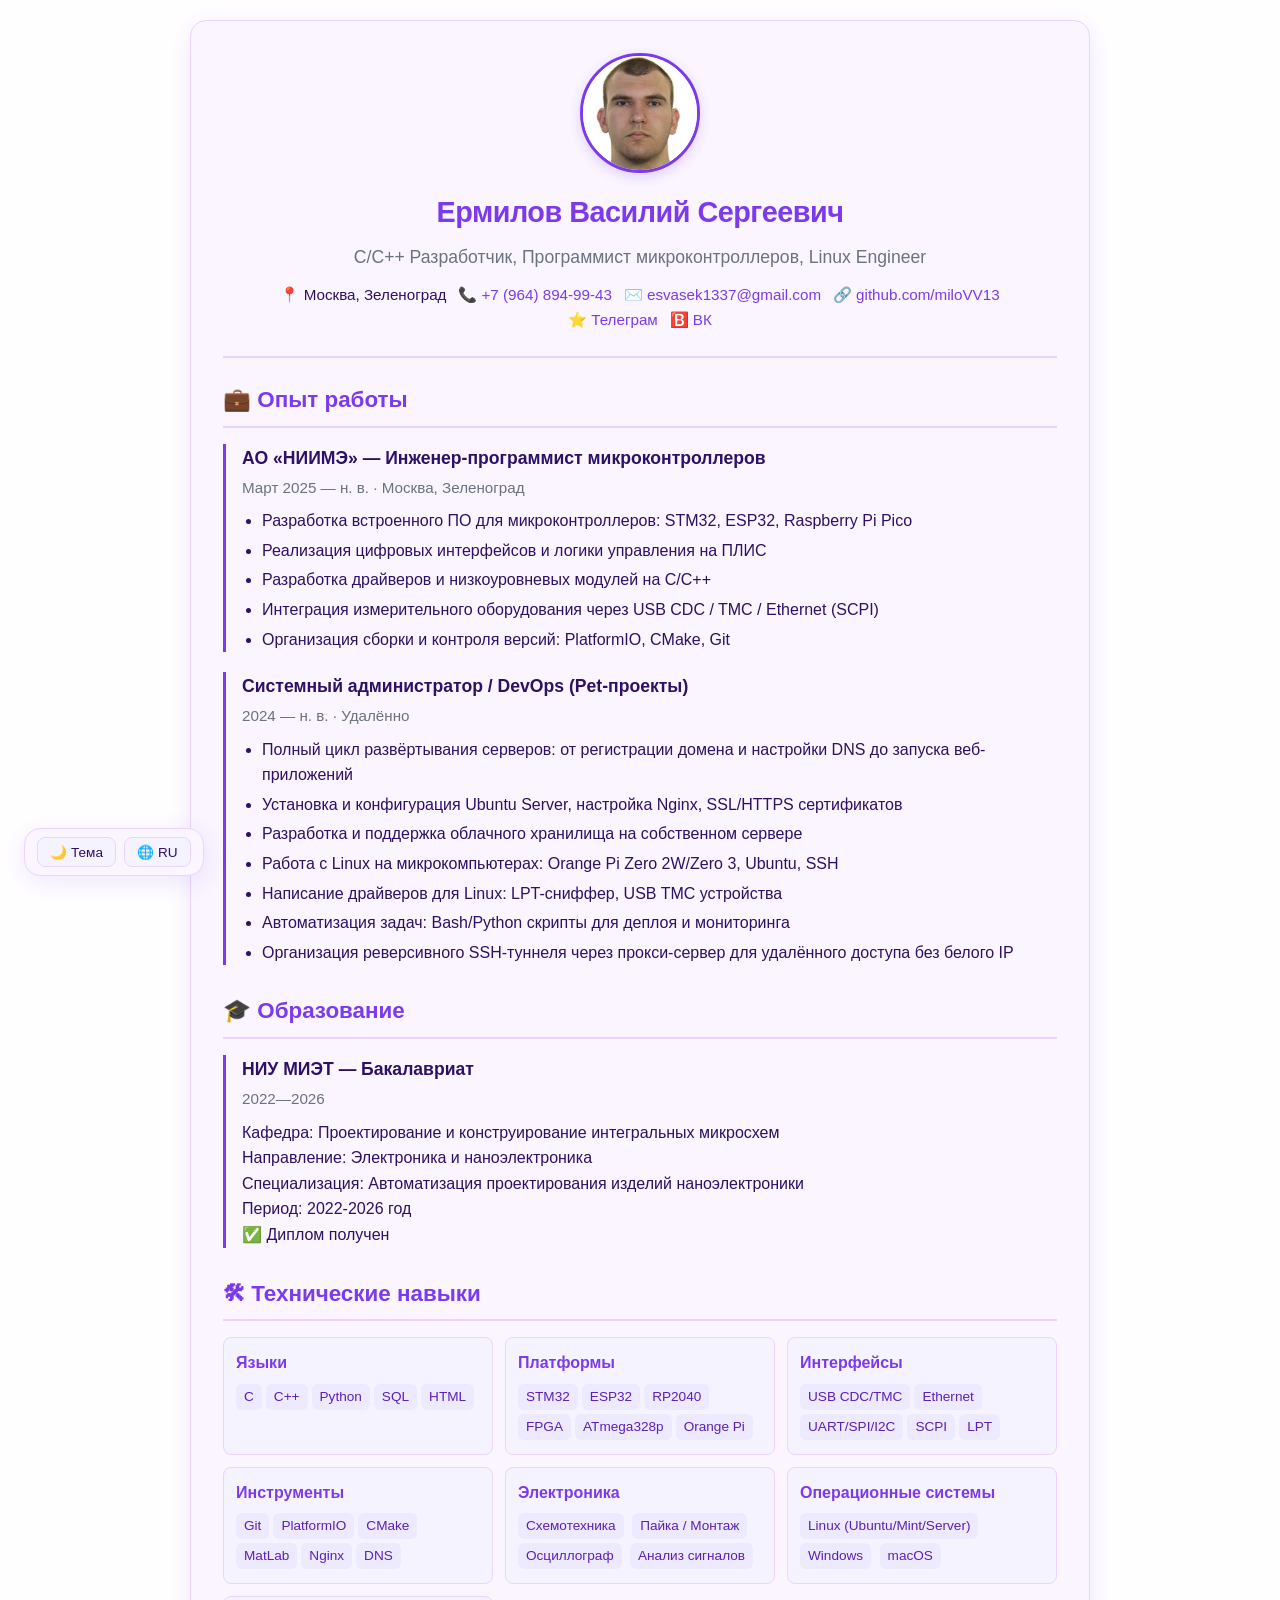
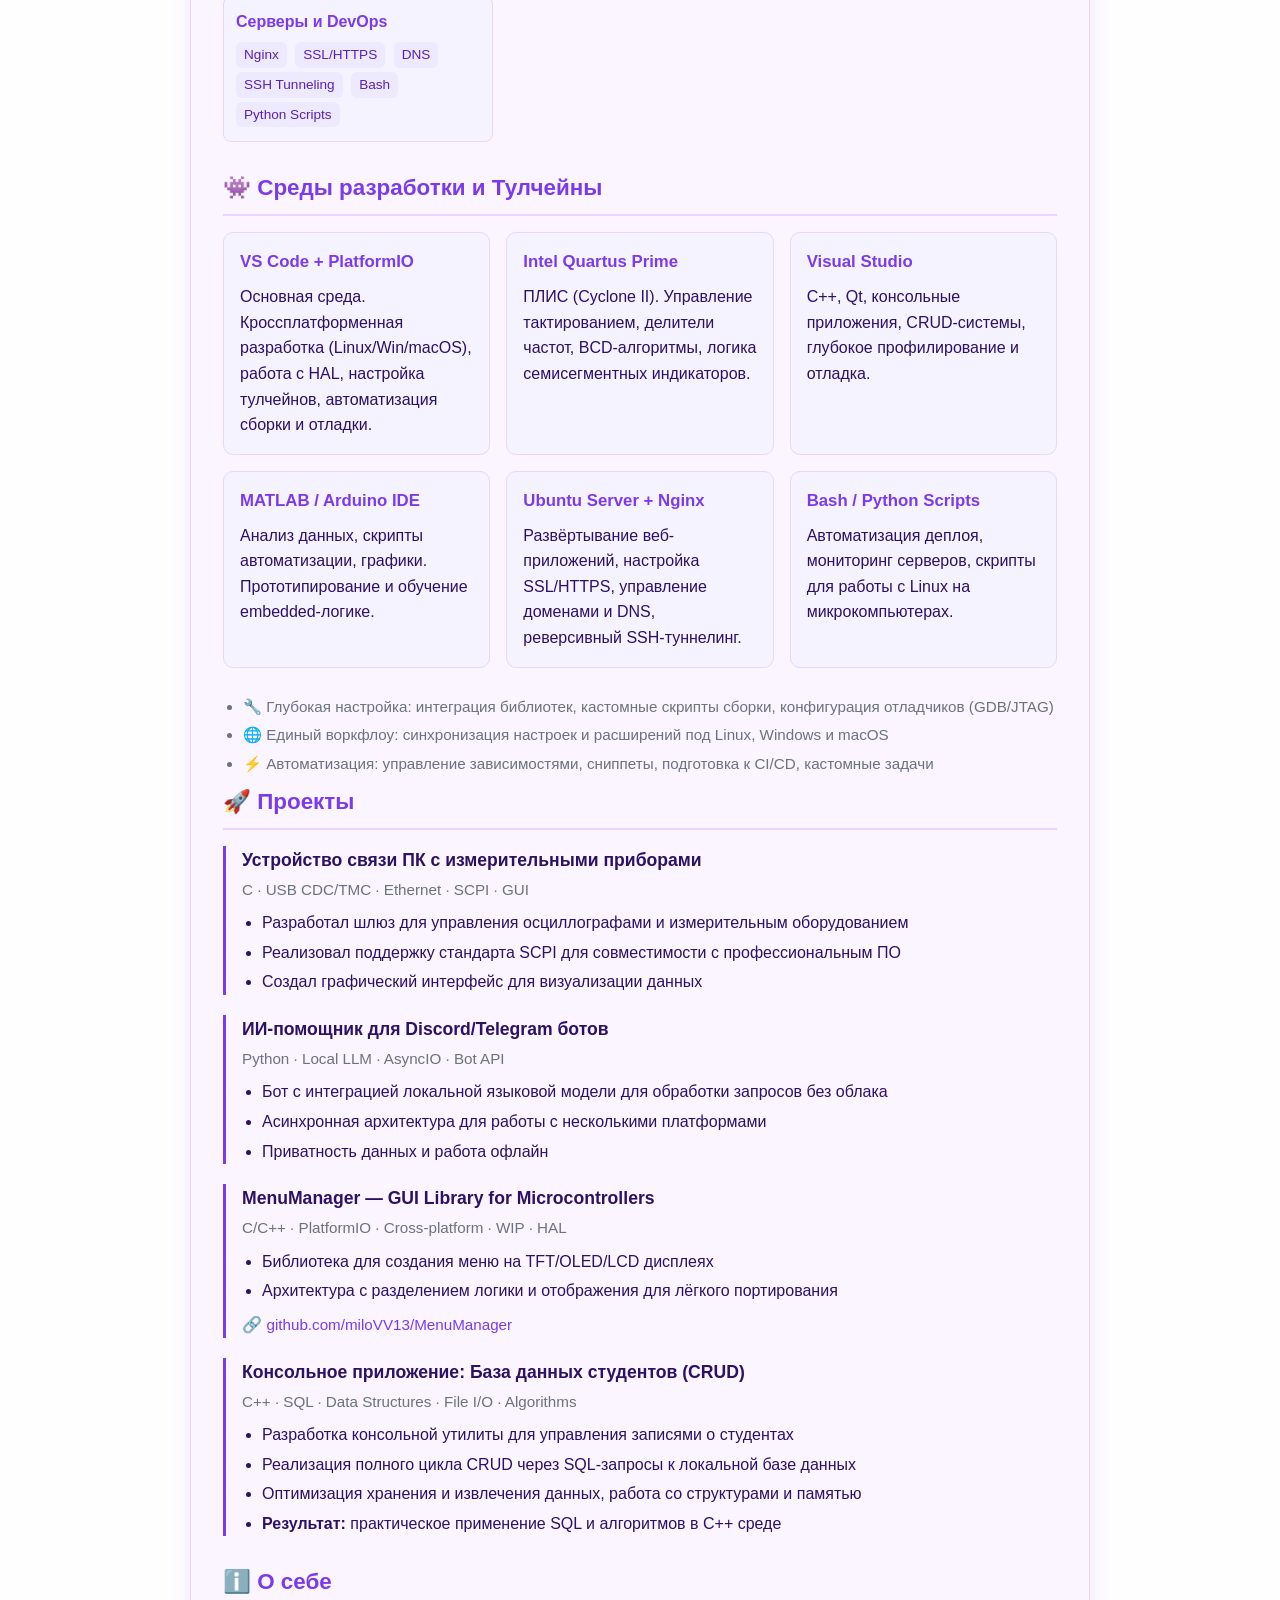
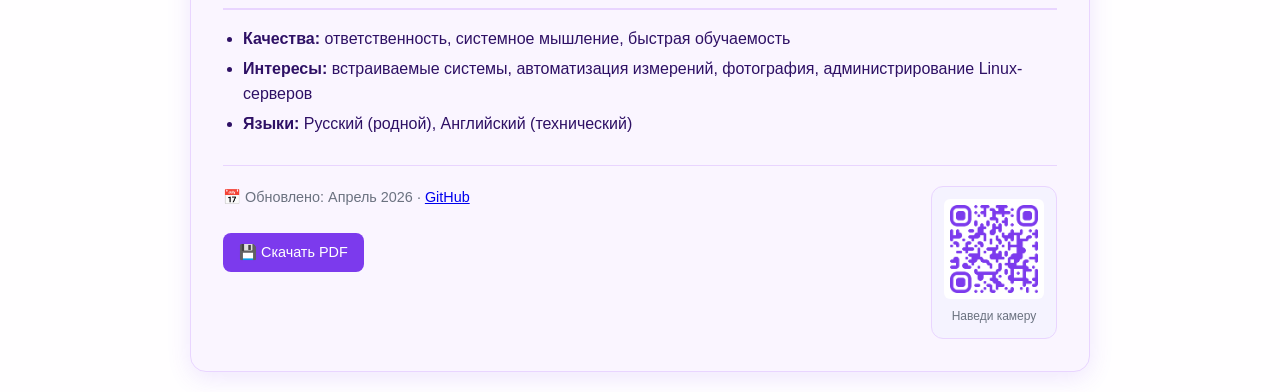
<file: index.html>
<!DOCTYPE html>
<html lang="ru">
<head>
  <meta charset="UTF-8" />
  <meta name="viewport" content="width=device-width, initial-scale=1.0"/>
  <meta name="description" content="Resume of Embedded Software Engineer: STM32, ESP32, C/C++, Python, Linux, Nginx, DevOps">
  <title>Резюме | Embedded & Linux Engineer</title>
  <link rel="stylesheet" href="style.css">
  <link rel="icon" type="image/svg+xml" href="assets/favicon.svg">
  <link rel="apple-touch-icon" href="assets/apple-touch-icon.png">
  <meta name="theme-color" content="#7c3aed" media="(prefers-color-scheme: light)">
  <meta name="theme-color" content="#0b0514" media="(prefers-color-scheme: dark)">

  <meta property="og:title" content="Embedded & Linux Engineer | Ермилов Василий">
  <meta property="og:description" content="STM32, ESP32, C/C++, Python, Linux, Nginx, DevOps. Опыт в НИИМЭ. Администрирование серверов. Открытые проекты на GitHub.">
  <meta property="og:image" content="https://milovv13.github.io/rezume/assets/myname.jpg">
  <meta property="og:url" content="https://milovv13.github.io/rezume/">
  <meta name="twitter:card" content="summary_large_image">

</head>
<body>
  <a href="#main-content" class="skip-link">Перейти к содержимому</a>
  <div class="container">
    <header>
      <div class="controls">
        <button class="btn-toggle" id="themeToggle">🌙 <span lang="ru">Тема</span><span lang="en">Theme</span></button>
        <button class="btn-toggle" id="langToggle">🌐 <span lang="ru">RU</span><span lang="en">EN</span></button>
      </div>
      
      <div class="photo-container" title="Нажми для сюрприза! / Click for surprise!">
        <img id="mainPhoto" src="assets/myname.jpg" alt="Photo" onerror="this.parentElement.innerHTML='👤'">
      </div>
      
      <h1>
        <span lang="ru">Ермилов Василий Сергеевич</span>
        <span lang="en">Vasily Ermilov</span>
      </h1>
      <div class="subtitle">
        <span lang="ru">C/C++ Разработчик, Программист микроконтроллеров, Linux Engineer</span>
        <span lang="en">Embedded Software & Linux Engineer</span>
      </div>
      
      <div class="contact">
        <span lang="ru">📍 Москва, Зеленоград</span>
        <span lang="en">📍 Moscow, Zelenograd</span>
        <span>📞 <a href="tel:+79648949943">+7 (964) 894-99-43</a></span>
        <span>✉️ <a href="mailto:esvasek1337@gmail.com">esvasek1337@gmail.com</a></span>
        <span>🔗 <a href="https://github.com/miloVV13" target="_blank">github.com/miloVV13</a></span>
      </div>
      <div class="contact">        
        <span lang="ru">⭐ <a href="https://t.me/agurts" target="_blank">Телеграм</a></span>
        <span lang="en">⭐ <a href="https://t.me/agurts" target="_blank">Telegram</a></span>
        <span lang="ru">🅱️ <a href="https://vk.com/esvasek" target="_blank">ВК</a></span>
        <span lang="en">🅱️ <a href="https://vk.com/esvasek" target="_blank">VK</a></span>
    </div>

    </header>

    <!-- Experience -->
    <section id="main-content" class="reveal">
      <h2>
        <span lang="ru">💼 Опыт работы</span>
        <span lang="en">💼 Work Experience</span>
      </h2>
      <div class="job">
        <div class="job-title">
          <span lang="ru">АО «НИИМЭ» — Инженер-программист микроконтроллеров</span>
          <span lang="en">JSC «NIIME» — Embedded Software Engineer</span>
        </div>
        <div class="company">
            <span lang="ru">Март 2025 — н. в. · Москва, Зеленоград</span>
            <span lang="en">March 2025 — present · Moscow, Zelenograd</span>
        </div>
        <ul lang="ru">
          <li>Разработка встроенного ПО для микроконтроллеров: STM32, ESP32, Raspberry Pi Pico</li>
          <li>Реализация цифровых интерфейсов и логики управления на ПЛИС</li>
          <li>Разработка драйверов и низкоуровневых модулей на C/C++</li>
          <li>Интеграция измерительного оборудования через USB CDC / TMC / Ethernet (SCPI)</li>
          <li>Организация сборки и контроля версий: PlatformIO, CMake, Git</li>
        </ul>
        <ul lang="en">
          <li>Embedded firmware development for STM32, ESP32, Raspberry Pi Pico</li>
          <li>FPGA logic design and digital interface implementation</li>
          <li>Low-level driver development in C/C++</li>
          <li>Test equipment integration via USB CDC/TMC/Ethernet with SCPI protocol</li>
          <li>Build system and version control: PlatformIO, CMake, Git</li>
        </ul>
      </div>
      
      <div class="job">
        <div class="job-title">
          <span lang="ru">Системный администратор / DevOps (Pet-проекты)</span>
          <span lang="en">System Administrator / DevOps (Pet Projects)</span>
        </div>
        <div class="company">
            <span lang="ru">2024 — н. в. · Удалённо</span>
            <span lang="en">2024 — present · Remote</span>
        </div>
        <ul lang="ru">
          <li>Полный цикл развёртывания серверов: от регистрации домена и настройки DNS до запуска веб-приложений</li>
          <li>Установка и конфигурация Ubuntu Server, настройка Nginx, SSL/HTTPS сертификатов</li>
          <li>Разработка и поддержка облачного хранилища на собственном сервере</li>
          <li>Работа с Linux на микрокомпьютерах: Orange Pi Zero 2W/Zero 3, Ubuntu, SSH</li>
          <li>Написание драйверов для Linux: LPT-сниффер, USB TMC устройства</li>
          <li>Автоматизация задач: Bash/Python скрипты для деплоя и мониторинга</li>
          <li>Организация реверсивного SSH-туннеля через прокси-сервер для удалённого доступа без белого IP</li>
        </ul>
        <ul lang="en">
          <li>Full-cycle server deployment: domain registration, DNS configuration, web application launch</li>
          <li>Ubuntu Server installation and configuration, Nginx setup, SSL/HTTPS certificate management</li>
          <li>Development and maintenance of personal cloud storage on self-hosted server</li>
          <li>Linux on single-board computers: Orange Pi Zero 2W/Zero 3, Ubuntu, SSH</li>
          <li>Linux driver development: LPT sniffer, USB TMC devices</li>
          <li>Task automation: Bash/Python scripts for deployment and monitoring</li>
          <li>Reverse SSH tunneling through proxy server for remote access without public IP</li>
        </ul>
      </div>
    </section>

    <!-- Education -->
    <section class="reveal">
      <h2>
        <span lang="ru">🎓 Образование</span>
        <span lang="en">🎓 Education</span>
      </h2>
      <div class="education">
        <div class="job-title">
          <span lang="ru">НИУ МИЭТ — Бакалавриат</span>
          <span lang="en">MIET National Research University — Bachelor's Degree</span>
        </div>
        <div class="company">
            <span lang="ru">2022—2026</span>
            <span lang="en">2022—2026</span>
        </div>
        <div lang="ru">Кафедра: Проектирование и конструирование интегральных микросхем</div>
        <div lang="en">Department: Design and Manufacturing of Integrated Circuits</div>
        <div lang="ru">Направление: Электроника и наноэлектроника</div>
        <div lang="en">Direction: Electronics and nanoelectronics</div>
        <div lang="ru">Специализация: Автоматизация проектирования изделий наноэлектроники</div>
        <div lang="en">Автоматизация проектирования изделий наноэлектроники</div>
        <div lang="ru">Период: 2022-2026 год</div>
        <div lang="en">Period: 2022-2026</div>
        <div lang="ru">✅ Диплом получен</div>
        <div lang="en">✅ Degree obtained</div>
      </div>
    </section>

    <!-- Skills -->
    <section class="reveal">
      <h2>
        <span lang="ru">🛠 Технические навыки</span>
        <span lang="en">🛠 Technical Skills</span>
      </h2>
      <div class="skills-grid">
        <div class="skill-category">
          <strong lang="ru">Языки</strong><strong lang="en">Languages</strong>
          <span class="badge">C</span><span class="badge">C++</span><span class="badge">Python</span><span class="badge">SQL</span><span class="badge">HTML</span>
        </div>
        <div class="skill-category">
          <strong lang="ru">Платформы</strong><strong lang="en">Platforms</strong>
          <span class="badge">STM32</span><span class="badge">ESP32</span><span class="badge">RP2040</span><span class="badge">FPGA</span><span class="badge">ATmega328p</span><span class="badge">Orange Pi</span>
        </div>
        <div class="skill-category">
          <strong lang="ru">Интерфейсы</strong><strong lang="en">Interfaces</strong>
          <span class="badge">USB CDC/TMC</span><span class="badge">Ethernet</span><span class="badge">UART/SPI/I2C</span><span class="badge">SCPI</span><span class="badge">LPT</span>
        </div>
        <div class="skill-category">
          <strong lang="ru">Инструменты</strong><strong lang="en">Tools</strong>
          <span class="badge">Git</span><span class="badge">PlatformIO</span><span class="badge">CMake</span><span class="badge">MatLab</span><span class="badge">Nginx</span><span class="badge">DNS</span>
        </div>
        <div class="skill-category">
          <strong lang="ru">Электроника</strong><strong lang="en">Electronics</strong>
          <span class="badge" lang="ru">Схемотехника</span>
          <span class="badge" lang="en">Schematics</span>
          <span class="badge" lang="ru">Пайка / Монтаж</span>
          <span class="badge" lang="en">Soldering</span>
          <span class="badge" lang="ru">Осциллограф</span>
          <span class="badge" lang="en">Oscilloscope</span>
          <span class="badge" lang="ru">Анализ сигналов</span>
          <span class="badge" lang="en">Signal Analysis</span>
        </div>
        <div class="skill-category">
          <strong lang="ru">Операционные системы</strong>
          <strong lang="en">Operating Systems</strong>
          <span class="badge">Linux (Ubuntu/Mint/Server)</span>
          <span class="badge">Windows</span>
          <span class="badge">macOS</span>
        </div>
        <div class="skill-category">
          <strong lang="ru">Серверы и DevOps</strong>
          <strong lang="en">Servers & DevOps</strong>
          <span class="badge">Nginx</span>
          <span class="badge">SSL/HTTPS</span>
          <span class="badge">DNS</span>
          <span class="badge">SSH Tunneling</span>
          <span class="badge">Bash</span>
          <span class="badge">Python Scripts</span>
        </div>
      </div>
    </section>
    
    <section class="reveal">
      <h2>
        <span lang="ru">👾 Среды разработки и Тулчейны</span>
        <span lang="en">👾 Dev Environments & Toolchains</span>
      </h2>
      
      <div class="ide-grid">
        <div class="ide-card">
          <strong>VS Code + PlatformIO</strong>
          <span lang="ru">Основная среда. Кроссплатформенная разработка (Linux/Win/macOS), работа с HAL, настройка тулчейнов, автоматизация сборки и отладки.</span>
          <span lang="en">Primary environment. Cross-platform (Linux/Win/macOS), HAL integration, toolchain configuration, build & debug automation.</span>
        </div>
        <div class="ide-card">
          <strong>Intel Quartus Prime</strong>
          <span lang="ru">ПЛИС (Cyclone II). Управление тактированием, делители частот, BCD-алгоритмы, логика семисегментных индикаторов.</span>
      <span lang="en">FPGA (Cyclone II). Clock management, frequency dividers, BCD algorithms, 7-segment display logic.</span>
      </div>
        <div class="ide-card">
          <strong>Visual Studio</strong>
          <span lang="ru">C++, Qt, консольные приложения, CRUD-системы, глубокое профилирование и отладка.</span>
          <span lang="en">C++, Qt, console apps, CRUD systems, advanced profiling & debugging.</span>
        </div>
        <div class="ide-card">
          <strong>MATLAB / Arduino IDE</strong>
          <span lang="ru">Анализ данных, скрипты автоматизации, графики. Прототипирование и обучение embedded-логике.</span>
          <span lang="en">Data analysis, automation scripts, plotting. Rapid prototyping & embedded logic training.</span>
        </div>
        <div class="ide-card">
          <strong>Ubuntu Server + Nginx</strong>
          <span lang="ru">Развёртывание веб-приложений, настройка SSL/HTTPS, управление доменами и DNS, реверсивный SSH-туннелинг.</span>
          <span lang="en">Web application deployment, SSL/HTTPS configuration, domain & DNS management, reverse SSH tunneling.</span>
        </div>
        <div class="ide-card">
          <strong>Bash / Python Scripts</strong>
          <span lang="ru">Автоматизация деплоя, мониторинг серверов, скрипты для работы с Linux на микрокомпьютерах.</span>
          <span lang="en">Deployment automation, server monitoring, scripts for Linux on single-board computers.</span>
        </div>
      </div>
    </section>

  <ul class="ide-features" lang="ru">
    <li>🔧 Глубокая настройка: интеграция библиотек, кастомные скрипты сборки, конфигурация отладчиков (GDB/JTAG)</li>
    <li>🌐 Единый воркфлоу: синхронизация настроек и расширений под Linux, Windows и macOS</li>
    <li>⚡ Автоматизация: управление зависимостями, сниппеты, подготовка к CI/CD, кастомные задачи</li>
  </ul>
  <ul class="ide-features" lang="en">
    <li>🔧 Deep configuration: library integration, custom build scripts, debugger setup (GDB/JTAG)</li>
    <li>🌐 Unified workflow: synchronized settings & extensions across Linux, Windows, and macOS</li>
    <li>⚡ Automation: dependency management, snippets, CI prep, custom build tasks</li>
  </ul>

    <!-- Projects -->
    <section class="reveal">
      <h2>
        <span lang="ru">🚀 Проекты</span>
        <span lang="en">🚀 Projects</span>
      </h2>
      
      <div class="project">
        <div class="project-title" lang="ru">Устройство связи ПК с измерительными приборами</div>
        <div class="project-title" lang="en">PC-to-Instrument Communication Gateway</div>
        <div class="project-tech">C · USB CDC/TMC · Ethernet · SCPI · GUI</div>
        <ul lang="ru">
          <li>Разработал шлюз для управления осциллографами и измерительным оборудованием</li>
          <li>Реализовал поддержку стандарта SCPI для совместимости с профессиональным ПО</li>
          <li>Создал графический интерфейс для визуализации данных</li>
        </ul>
        <ul lang="en">
          <li>Developed a gateway for controlling oscilloscopes and test equipment from PC</li>
          <li>Implemented SCPI protocol support for compatibility with professional software</li>
          <li>Built a graphical interface for data visualization and instrument control</li>
        </ul>
      </div>

      <div class="project">
        <div class="project-title" lang="ru">ИИ-помощник для Discord/Telegram ботов</div>
        <div class="project-title" lang="en">AI Assistant for Discord/Telegram Bots</div>
        <div class="project-tech">Python · Local LLM · AsyncIO · Bot API</div>
        <ul lang="ru">
          <li>Бот с интеграцией локальной языковой модели для обработки запросов без облака</li>
          <li>Асинхронная архитектура для работы с несколькими платформами</li>
          <li>Приватность данных и работа офлайн</li>
        </ul>
        <ul lang="en">
          <li>Bot with local LLM integration for private, offline query processing</li>
          <li>Asynchronous architecture supporting multiple messaging platforms</li>
          <li>Data privacy focused: no cloud dependency</li>
        </ul>
      </div>

      <div class="project">
        <div class="project-title">MenuManager — GUI Library for Microcontrollers</div>
        <div class="project-tech">C/C++ · PlatformIO · Cross-platform · WIP · HAL</div>
        <ul lang="ru">
          <li>Библиотека для создания меню на TFT/OLED/LCD дисплеях</li>
          <li>Архитектура с разделением логики и отображения для лёгкого портирования</li>
        </ul>
        <ul lang="en">
          <li>Library for creating menus on TFT/OLED/LCD displays</li>
          <li>Separation of logic and rendering for easy porting between platforms</li>
        </ul>
        <div class="project-links">
          🔗 <a href="https://github.com/miloVV13/MenuManager" target="_blank">github.com/miloVV13/MenuManager</a>
        </div>
      </div>
      <div class="project">
        <div class="project-title" lang="ru">Консольное приложение: База данных студентов (CRUD)</div>
        <div class="project-title" lang="en">Console App: Student Database (CRUD)</div>
        <div class="project-tech">C++ · SQL · Data Structures · File I/O · Algorithms</div>
        
        <ul lang="ru">
          <li>Разработка консольной утилиты для управления записями о студентах</li>
          <li>Реализация полного цикла CRUD через SQL-запросы к локальной базе данных</li>
          <li>Оптимизация хранения и извлечения данных, работа со структурами и памятью</li>
          <li><strong>Результат:</strong> практическое применение SQL и алгоритмов в C++ среде</li>
        </ul>
        
        <ul lang="en">
          <li>Developed a console utility for managing student records</li>
          <li>Implemented full CRUD operations using SQL queries against a local database</li>
          <li>Optimized data storage and retrieval, working with data structures and memory</li>
          <li><strong>Result:</strong> practical application of SQL and algorithms in a C++ environment</li>
        </ul>
      </div>
    </section>

    <!-- About -->
    <section class="reveal">
      <h2>
        <span lang="ru">ℹ️ О себе</span>
        <span lang="en">ℹ️ About Me</span>
      </h2>
      <ul lang="ru">
        <li><strong>Качества:</strong> ответственность, системное мышление, быстрая обучаемость</li>
        <li><strong>Интересы:</strong> встраиваемые системы, автоматизация измерений, фотография, администрирование Linux-серверов</li>
        <li><strong>Языки:</strong> Русский (родной), Английский (технический)</li>
      </ul>
      <ul lang="en">
        <li><strong>Qualities:</strong> responsibility, systems thinking, quick learner</li>
        <li><strong>Interests:</strong> embedded systems, measurement automation, photography, Linux server administration</li>
        <li><strong>Languages:</strong> Russian (native), English (technical)</li>
      </ul>
    </section>
    
    <footer>
      <div class="footer-content">
        <!-- Левая часть -->
        <div class="footer-left">
          <p class="footer-date">
            <span lang="ru">📅 Обновлено: Апрель 2026</span>
            <span lang="en">📅 Updated: April 2026</span>
            · <a href="https://github.com/miloVV13/rezume" target="_blank" class="footer-link">GitHub</a>
          </p>
          <div class="footer-buttons">
            <a href="assets/cv_ru.pdf" download class="btn-download" lang="ru">💾 Скачать PDF</a>
            <a href="assets/cv_en.pdf" download class="btn-download" lang="en">💾 Download PDF</a>
          </div>
        </div>
        
        <!-- Правая часть -->
        <div class="footer-right">
          <div class="qr-box">
          <img src="assets/qr.png" alt="QR-код резюме" loading="lazy">
          <span class="qr-hint" lang="ru">Наведи камеру</span>
          <span class="qr-hint" lang="en">Scan to save</span>
        </div>
      </div>
    </div>
  </footer>
  </div>
  <button class="scroll-top" id="scrollTopBtn" title="Наверх">👆</button>
  <script src="script.js"></script>
</body>
</html>
</file>
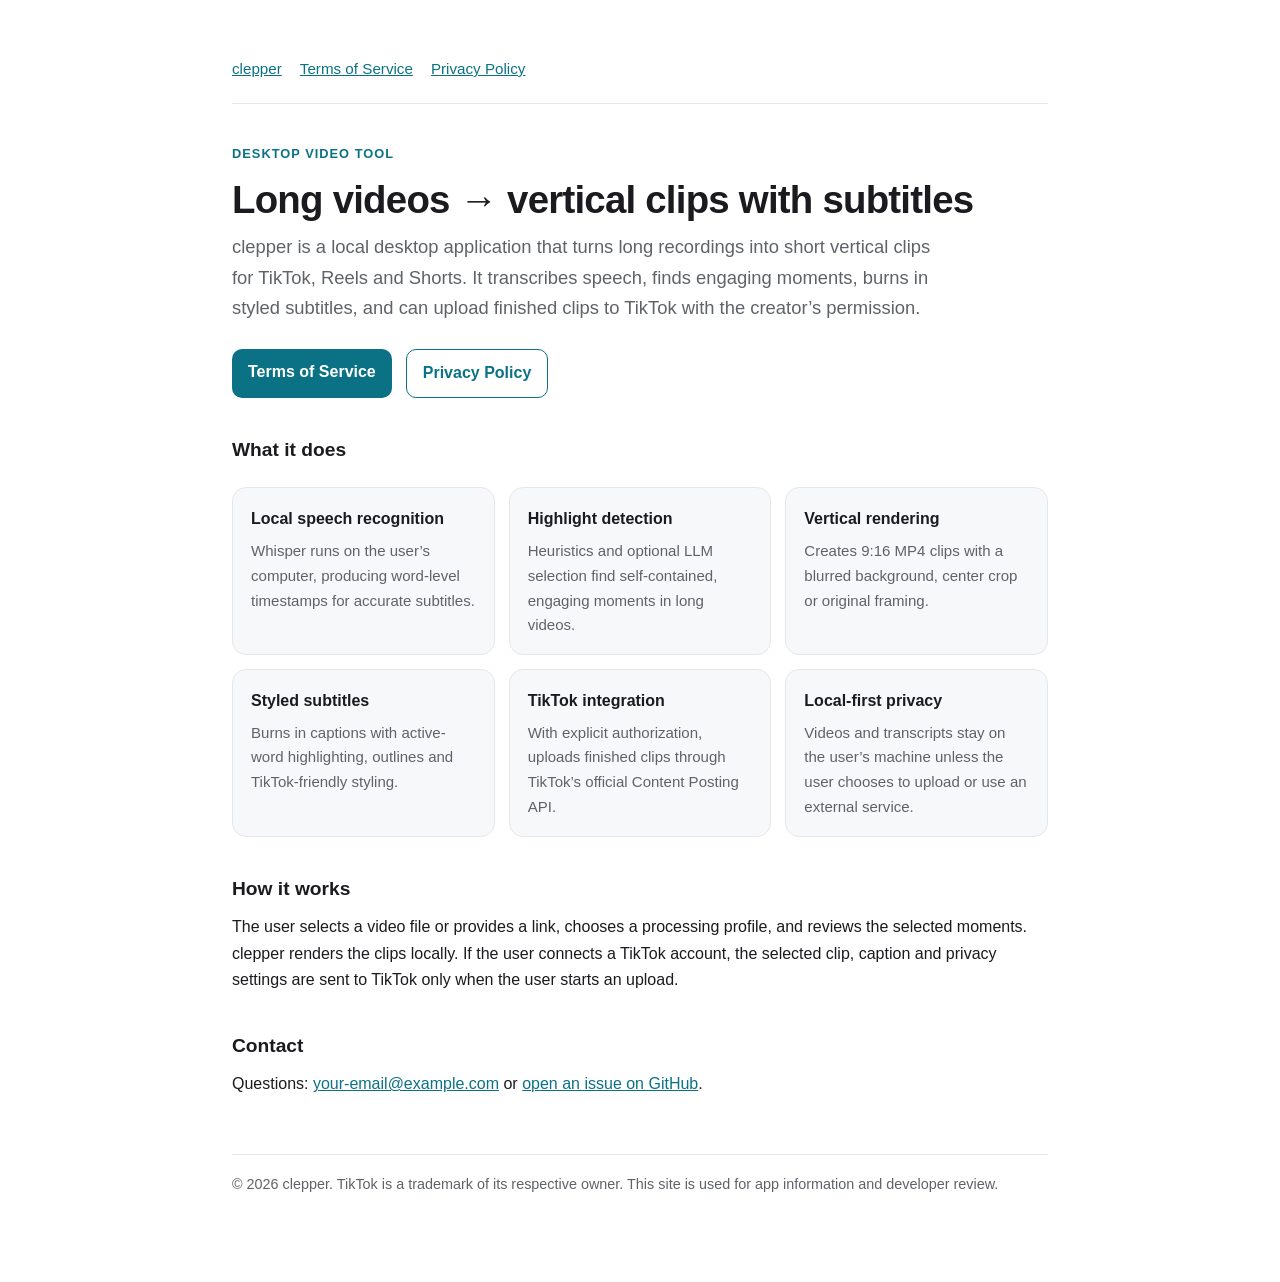
<file: clepper.html>
<!doctype html>
<html lang="en">
<head>
  <meta charset="utf-8">
  <meta name="viewport" content="width=device-width, initial-scale=1">
  <title>clepper — video to vertical clips</title>
  <style>
    :root { color-scheme: light dark; --fg:#1b1b1f; --muted:#5f6368; --bg:#ffffff; --line:#e5e7eb; --accent:#0b7285; --card:#f6f8fa; }
    @media (prefers-color-scheme: dark) { :root { --fg:#e8eaed; --muted:#9aa0a6; --bg:#111214; --line:#2a2d31; --accent:#4dd0e1; --card:#17191c; } }
    * { box-sizing: border-box; }
    body { margin:0; background:var(--bg); color:var(--fg); font:16px/1.65 -apple-system,BlinkMacSystemFont,"Segoe UI",Roboto,Helvetica,Arial,sans-serif; }
    main { max-width: 860px; margin: 0 auto; padding: 56px 22px 72px; }
    h1 { font-size: 2.4rem; line-height:1.15; margin:0 0 10px; letter-spacing:-.02em; }
    h2 { font-size: 1.2rem; margin: 36px 0 10px; }
    p { margin: 0 0 14px; }
    .lead { font-size: 1.15rem; color: var(--muted); max-width: 720px; }
    .tag { display:inline-block; font-size:.8rem; letter-spacing:.08em; text-transform:uppercase; color:var(--accent); font-weight:700; margin-bottom:14px; }
    .grid { display:grid; grid-template-columns: repeat(auto-fit, minmax(230px, 1fr)); gap:14px; margin:22px 0; }
    .card { background:var(--card); border:1px solid var(--line); border-radius:14px; padding:18px 18px 16px; }
    .card h3 { margin:0 0 6px; font-size:1rem; }
    .card p { margin:0; color:var(--muted); font-size:.94rem; }
    nav { display:flex; gap:18px; flex-wrap:wrap; padding-bottom:22px; border-bottom:1px solid var(--line); margin-bottom:36px; font-size:.95rem; }
    a { color:var(--accent); }
    footer { margin-top:56px; padding-top:18px; border-top:1px solid var(--line); color:var(--muted); font-size:.9rem; }
    code { background:rgba(127,127,127,.14); padding:2px 5px; border-radius:5px; }
    .actions { display:flex; gap:14px; flex-wrap:wrap; margin-top:26px; }
    .button { display:inline-block; padding:10px 16px; border-radius:10px; background:var(--accent); color:#fff; text-decoration:none; font-weight:600; }
    .button.secondary { background:transparent; color:var(--accent); border:1px solid var(--accent); }
  </style>
</head>
<body>
<main>
  <nav>
    <a href="./clepper.html">clepper</a>
    <a href="./terms.html">Terms of Service</a>
    <a href="./privacy.html">Privacy Policy</a>
  </nav>

  <div class="tag">Desktop video tool</div>
  <h1>Long videos → vertical clips with subtitles</h1>
  <p class="lead">clepper is a local desktop application that turns long recordings into short vertical clips for TikTok, Reels and Shorts. It transcribes speech, finds engaging moments, burns in styled subtitles, and can upload finished clips to TikTok with the creator’s permission.</p>

  <div class="actions">
    <a class="button" href="./terms.html">Terms of Service</a>
    <a class="button secondary" href="./privacy.html">Privacy Policy</a>
  </div>

  <h2>What it does</h2>
  <div class="grid">
    <div class="card"><h3>Local speech recognition</h3><p>Whisper runs on the user’s computer, producing word-level timestamps for accurate subtitles.</p></div>
    <div class="card"><h3>Highlight detection</h3><p>Heuristics and optional LLM selection find self-contained, engaging moments in long videos.</p></div>
    <div class="card"><h3>Vertical rendering</h3><p>Creates 9:16 MP4 clips with a blurred background, center crop or original framing.</p></div>
    <div class="card"><h3>Styled subtitles</h3><p>Burns in captions with active-word highlighting, outlines and TikTok-friendly styling.</p></div>
    <div class="card"><h3>TikTok integration</h3><p>With explicit authorization, uploads finished clips through TikTok’s official Content Posting API.</p></div>
    <div class="card"><h3>Local-first privacy</h3><p>Videos and transcripts stay on the user’s machine unless the user chooses to upload or use an external service.</p></div>
  </div>

  <h2>How it works</h2>
  <p>The user selects a video file or provides a link, chooses a processing profile, and reviews the selected moments. clepper renders the clips locally. If the user connects a TikTok account, the selected clip, caption and privacy settings are sent to TikTok only when the user starts an upload.</p>

  <h2>Contact</h2>
  <p>Questions: <a href="mailto:your-email@example.com">your-email@example.com</a> or <a href="https://github.com/milovv13/rezume/issues">open an issue on GitHub</a>.</p>

  <footer>
    <p>© 2026 clepper. TikTok is a trademark of its respective owner. This site is used for app information and developer review.</p>
  </footer>
</main>
</body>
</html>
</file>
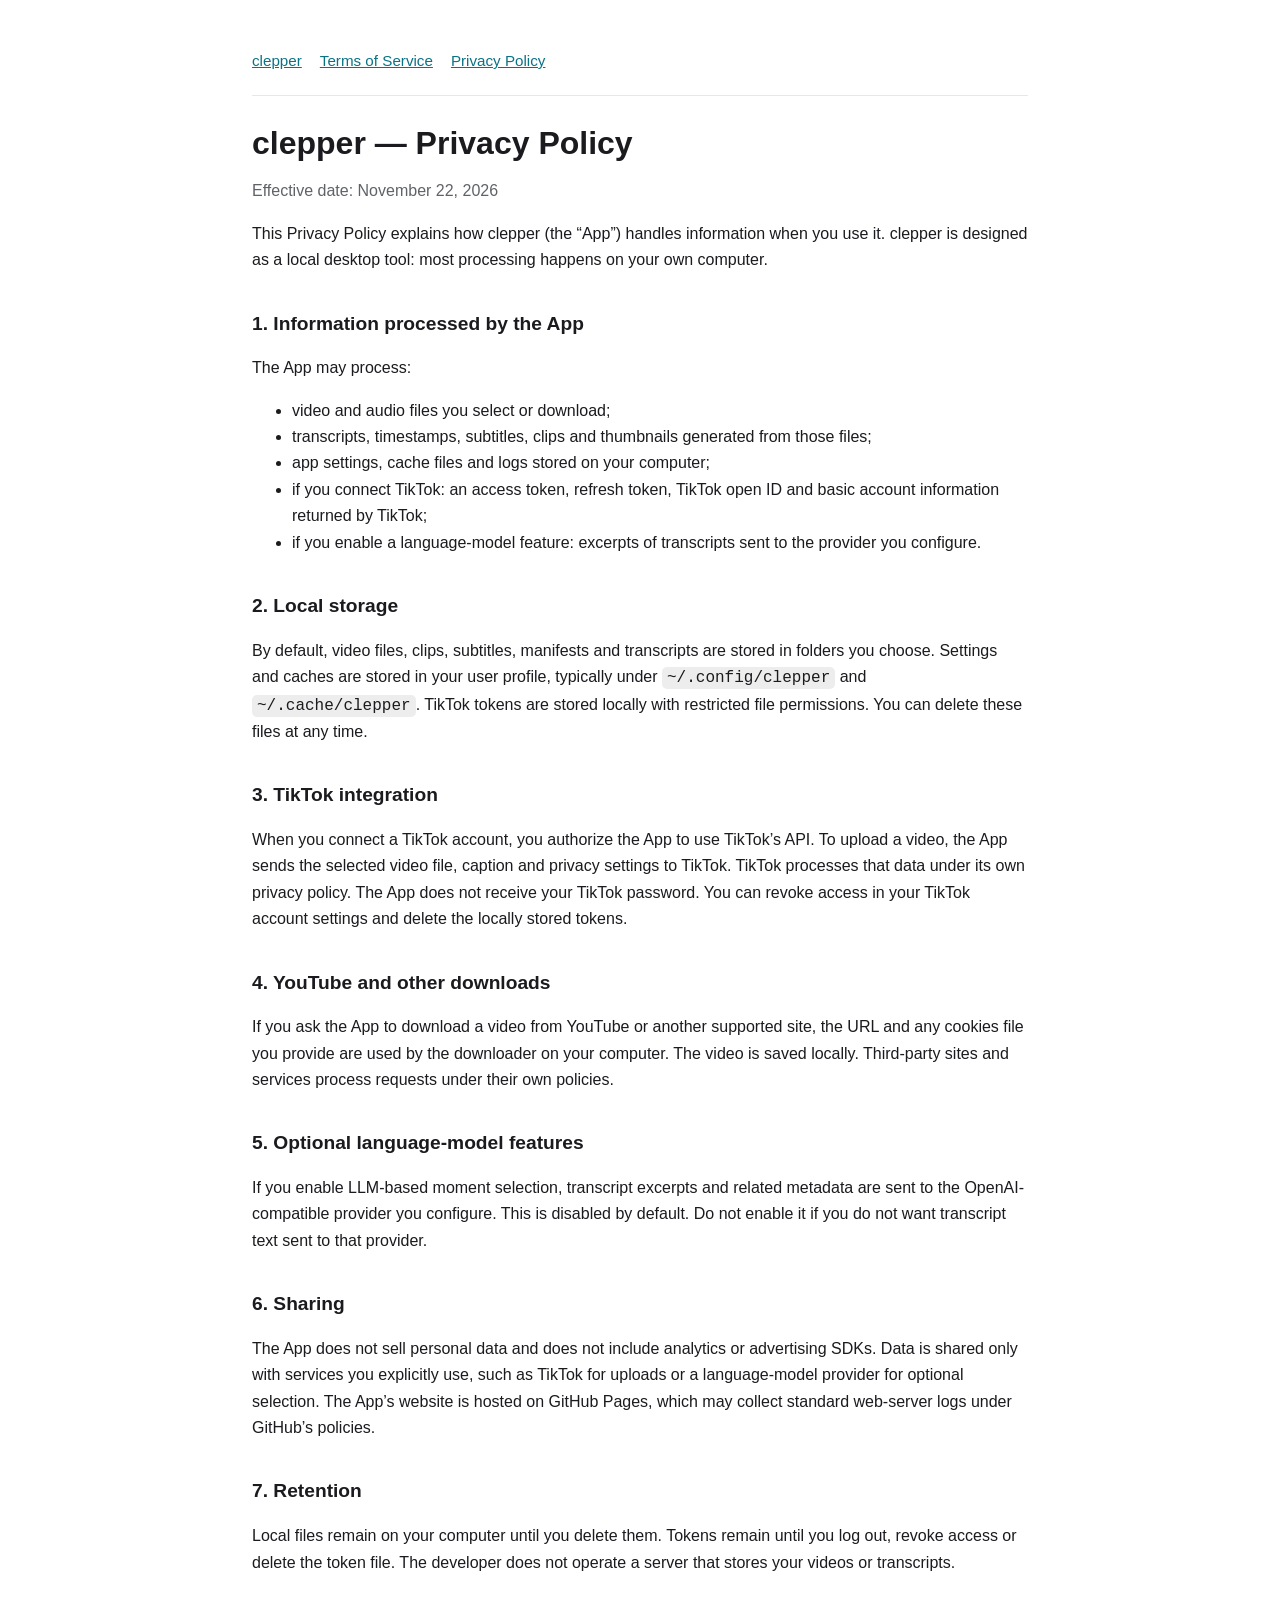
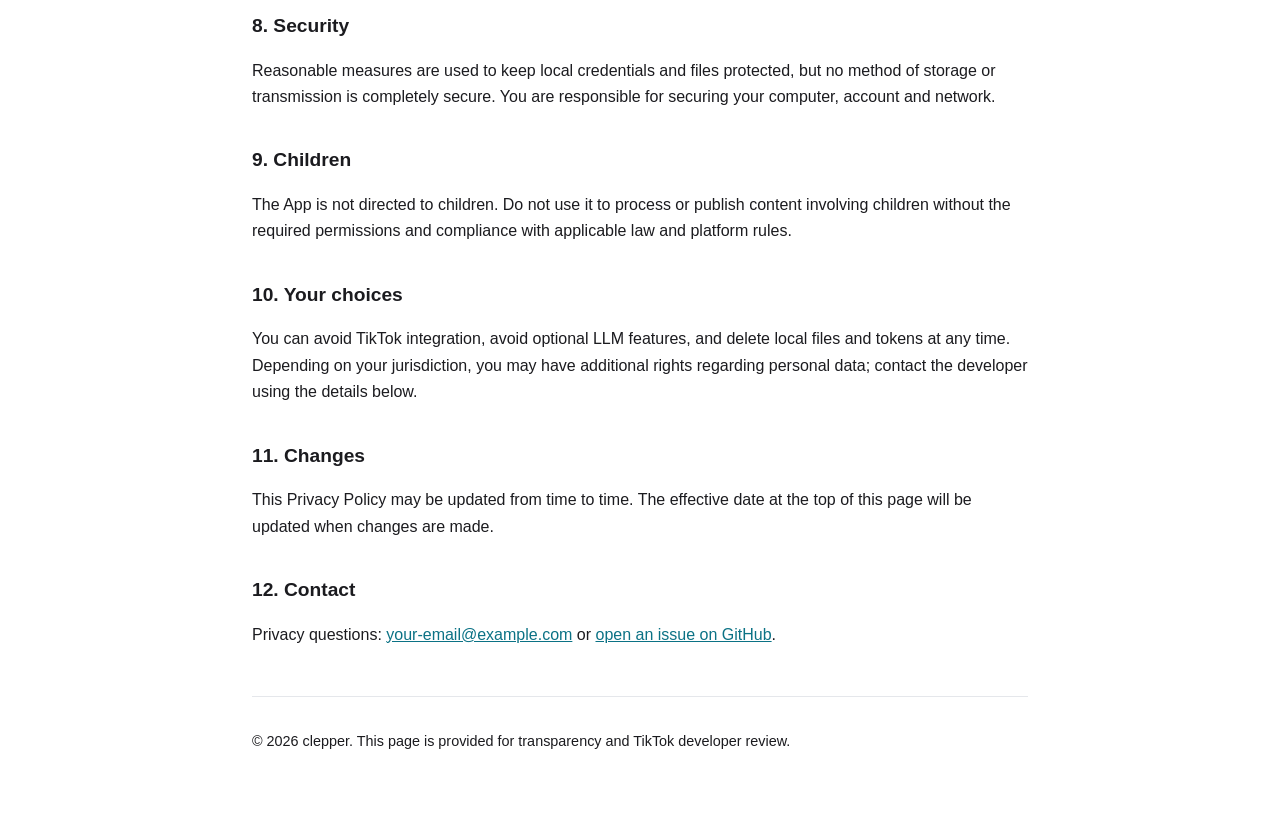
<file: privacy.html>
<!doctype html>
<html lang="en">
<head>
  <meta charset="utf-8">
  <meta name="viewport" content="width=device-width, initial-scale=1">
  <title>clepper — Privacy Policy</title>
  <style>
    :root { color-scheme: light dark; --fg:#1b1b1f; --muted:#5f6368; --bg:#ffffff; --line:#e5e7eb; --accent:#0b7285; }
    @media (prefers-color-scheme: dark) { :root { --fg:#e8eaed; --muted:#9aa0a6; --bg:#111214; --line:#2a2d31; --accent:#4dd0e1; } }
    * { box-sizing: border-box; }
    body { margin:0; background:var(--bg); color:var(--fg); font:16px/1.65 -apple-system,BlinkMacSystemFont,"Segoe UI",Roboto,Helvetica,Arial,sans-serif; }
    main { max-width: 820px; margin: 0 auto; padding: 48px 22px 72px; }
    h1 { font-size: 2rem; line-height:1.2; margin:0 0 8px; }
    h2 { font-size: 1.2rem; margin: 34px 0 8px; }
    p, li { color: var(--fg); }
    .muted { color: var(--muted); }
    a { color: var(--accent); }
    nav { display:flex; gap:18px; flex-wrap:wrap; padding-bottom:22px; border-bottom:1px solid var(--line); margin-bottom:28px; font-size:.95rem; }
    footer { margin-top:48px; padding-top:18px; border-top:1px solid var(--line); color:var(--muted); font-size:.9rem; }
    code { background: rgba(127,127,127,.14); padding:2px 5px; border-radius:5px; }
  </style>
</head>
<body>
<main>
  <nav>
    <a href="./clepper.html">clepper</a>
    <a href="./terms.html">Terms of Service</a>
    <a href="./privacy.html">Privacy Policy</a>
  </nav>

  <h1>clepper — Privacy Policy</h1>
  <p class="muted">Effective date: November 22, 2026</p>

  <p>This Privacy Policy explains how clepper (the “App”) handles information when you use it. clepper is designed as a local desktop tool: most processing happens on your own computer.</p>

  <h2>1. Information processed by the App</h2>
  <p>The App may process:</p>
  <ul>
    <li>video and audio files you select or download;</li>
    <li>transcripts, timestamps, subtitles, clips and thumbnails generated from those files;</li>
    <li>app settings, cache files and logs stored on your computer;</li>
    <li>if you connect TikTok: an access token, refresh token, TikTok open ID and basic account information returned by TikTok;</li>
    <li>if you enable a language-model feature: excerpts of transcripts sent to the provider you configure.</li>
  </ul>

  <h2>2. Local storage</h2>
  <p>By default, video files, clips, subtitles, manifests and transcripts are stored in folders you choose. Settings and caches are stored in your user profile, typically under <code>~/.config/clepper</code> and <code>~/.cache/clepper</code>. TikTok tokens are stored locally with restricted file permissions. You can delete these files at any time.</p>

  <h2>3. TikTok integration</h2>
  <p>When you connect a TikTok account, you authorize the App to use TikTok’s API. To upload a video, the App sends the selected video file, caption and privacy settings to TikTok. TikTok processes that data under its own privacy policy. The App does not receive your TikTok password. You can revoke access in your TikTok account settings and delete the locally stored tokens.</p>

  <h2>4. YouTube and other downloads</h2>
  <p>If you ask the App to download a video from YouTube or another supported site, the URL and any cookies file you provide are used by the downloader on your computer. The video is saved locally. Third-party sites and services process requests under their own policies.</p>

  <h2>5. Optional language-model features</h2>
  <p>If you enable LLM-based moment selection, transcript excerpts and related metadata are sent to the OpenAI-compatible provider you configure. This is disabled by default. Do not enable it if you do not want transcript text sent to that provider.</p>

  <h2>6. Sharing</h2>
  <p>The App does not sell personal data and does not include analytics or advertising SDKs. Data is shared only with services you explicitly use, such as TikTok for uploads or a language-model provider for optional selection. The App’s website is hosted on GitHub Pages, which may collect standard web-server logs under GitHub’s policies.</p>

  <h2>7. Retention</h2>
  <p>Local files remain on your computer until you delete them. Tokens remain until you log out, revoke access or delete the token file. The developer does not operate a server that stores your videos or transcripts.</p>

  <h2>8. Security</h2>
  <p>Reasonable measures are used to keep local credentials and files protected, but no method of storage or transmission is completely secure. You are responsible for securing your computer, account and network.</p>

  <h2>9. Children</h2>
  <p>The App is not directed to children. Do not use it to process or publish content involving children without the required permissions and compliance with applicable law and platform rules.</p>

  <h2>10. Your choices</h2>
  <p>You can avoid TikTok integration, avoid optional LLM features, and delete local files and tokens at any time. Depending on your jurisdiction, you may have additional rights regarding personal data; contact the developer using the details below.</p>

  <h2>11. Changes</h2>
  <p>This Privacy Policy may be updated from time to time. The effective date at the top of this page will be updated when changes are made.</p>

  <h2>12. Contact</h2>
  <p>Privacy questions: <a href="mailto:your-email@example.com">your-email@example.com</a> or <a href="https://github.com/milovv13/rezume/issues">open an issue on GitHub</a>.</p>

  <footer>
    <p>© 2026 clepper. This page is provided for transparency and TikTok developer review.</p>
  </footer>
</main>
</body>
</html>
</file>
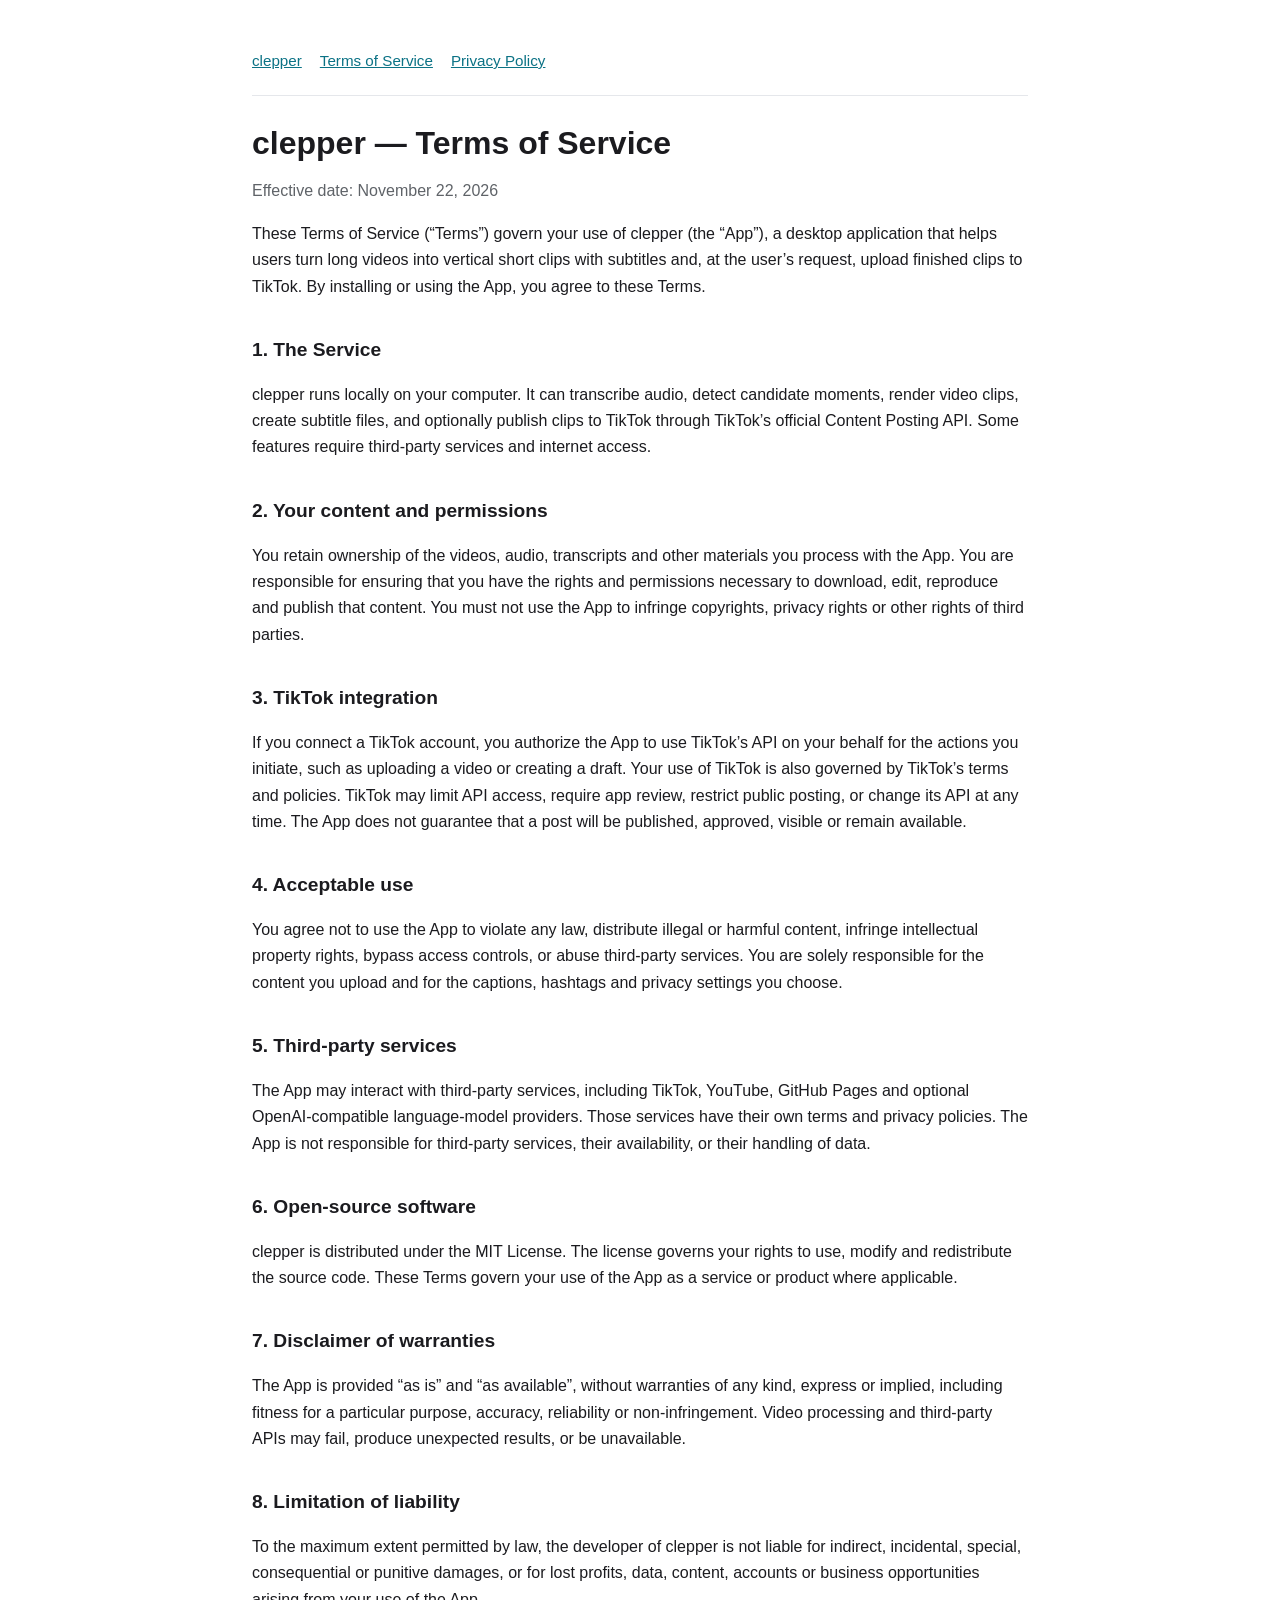
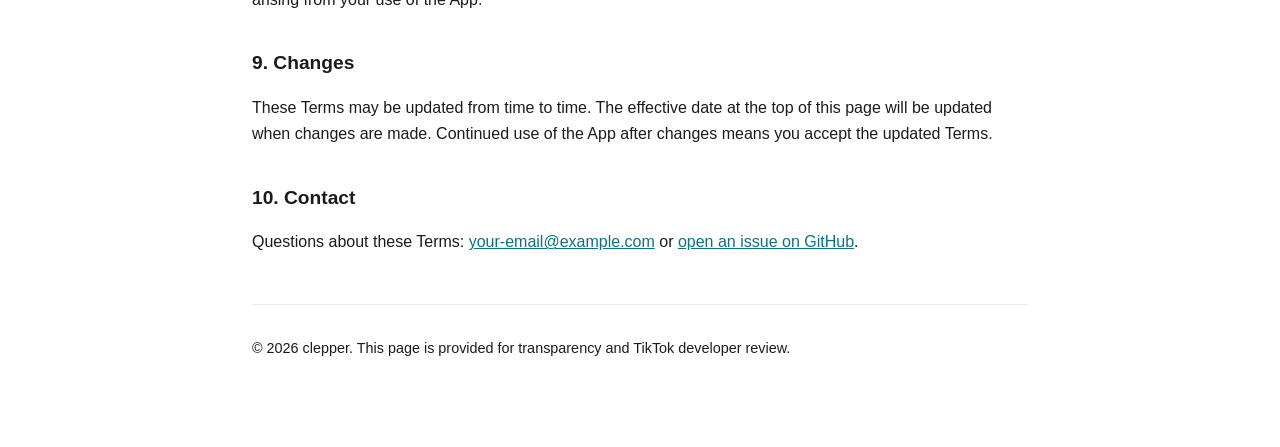
<file: terms.html>
<!doctype html>
<html lang="en">
<head>
  <meta charset="utf-8">
  <meta name="viewport" content="width=device-width, initial-scale=1">
  <title>clepper — Terms of Service</title>
  <style>
    :root { color-scheme: light dark; --fg:#1b1b1f; --muted:#5f6368; --bg:#ffffff; --line:#e5e7eb; --accent:#0b7285; }
    @media (prefers-color-scheme: dark) { :root { --fg:#e8eaed; --muted:#9aa0a6; --bg:#111214; --line:#2a2d31; --accent:#4dd0e1; } }
    * { box-sizing: border-box; }
    body { margin:0; background:var(--bg); color:var(--fg); font:16px/1.65 -apple-system,BlinkMacSystemFont,"Segoe UI",Roboto,Helvetica,Arial,sans-serif; }
    main { max-width: 820px; margin: 0 auto; padding: 48px 22px 72px; }
    h1 { font-size: 2rem; line-height:1.2; margin:0 0 8px; }
    h2 { font-size: 1.2rem; margin: 34px 0 8px; }
    p, li { color: var(--fg); }
    .muted { color: var(--muted); }
    a { color: var(--accent); }
    nav { display:flex; gap:18px; flex-wrap:wrap; padding-bottom:22px; border-bottom:1px solid var(--line); margin-bottom:28px; font-size:.95rem; }
    footer { margin-top:48px; padding-top:18px; border-top:1px solid var(--line); color:var(--muted); font-size:.9rem; }
    code { background: rgba(127,127,127,.14); padding:2px 5px; border-radius:5px; }
  </style>
</head>
<body>
<main>
  <nav>
    <a href="./clepper.html">clepper</a>
    <a href="./terms.html">Terms of Service</a>
    <a href="./privacy.html">Privacy Policy</a>
  </nav>

  <h1>clepper — Terms of Service</h1>
  <p class="muted">Effective date: November 22, 2026</p>

  <p>These Terms of Service (“Terms”) govern your use of clepper (the “App”), a desktop application that helps users turn long videos into vertical short clips with subtitles and, at the user’s request, upload finished clips to TikTok. By installing or using the App, you agree to these Terms.</p>

  <h2>1. The Service</h2>
  <p>clepper runs locally on your computer. It can transcribe audio, detect candidate moments, render video clips, create subtitle files, and optionally publish clips to TikTok through TikTok’s official Content Posting API. Some features require third-party services and internet access.</p>

  <h2>2. Your content and permissions</h2>
  <p>You retain ownership of the videos, audio, transcripts and other materials you process with the App. You are responsible for ensuring that you have the rights and permissions necessary to download, edit, reproduce and publish that content. You must not use the App to infringe copyrights, privacy rights or other rights of third parties.</p>

  <h2>3. TikTok integration</h2>
  <p>If you connect a TikTok account, you authorize the App to use TikTok’s API on your behalf for the actions you initiate, such as uploading a video or creating a draft. Your use of TikTok is also governed by TikTok’s terms and policies. TikTok may limit API access, require app review, restrict public posting, or change its API at any time. The App does not guarantee that a post will be published, approved, visible or remain available.</p>

  <h2>4. Acceptable use</h2>
  <p>You agree not to use the App to violate any law, distribute illegal or harmful content, infringe intellectual property rights, bypass access controls, or abuse third-party services. You are solely responsible for the content you upload and for the captions, hashtags and privacy settings you choose.</p>

  <h2>5. Third-party services</h2>
  <p>The App may interact with third-party services, including TikTok, YouTube, GitHub Pages and optional OpenAI-compatible language-model providers. Those services have their own terms and privacy policies. The App is not responsible for third-party services, their availability, or their handling of data.</p>

  <h2>6. Open-source software</h2>
  <p>clepper is distributed under the MIT License. The license governs your rights to use, modify and redistribute the source code. These Terms govern your use of the App as a service or product where applicable.</p>

  <h2>7. Disclaimer of warranties</h2>
  <p>The App is provided “as is” and “as available”, without warranties of any kind, express or implied, including fitness for a particular purpose, accuracy, reliability or non-infringement. Video processing and third-party APIs may fail, produce unexpected results, or be unavailable.</p>

  <h2>8. Limitation of liability</h2>
  <p>To the maximum extent permitted by law, the developer of clepper is not liable for indirect, incidental, special, consequential or punitive damages, or for lost profits, data, content, accounts or business opportunities arising from your use of the App.</p>

  <h2>9. Changes</h2>
  <p>These Terms may be updated from time to time. The effective date at the top of this page will be updated when changes are made. Continued use of the App after changes means you accept the updated Terms.</p>

  <h2>10. Contact</h2>
  <p>Questions about these Terms: <a href="mailto:your-email@example.com">your-email@example.com</a> or <a href="https://github.com/milovv13/rezume/issues">open an issue on GitHub</a>.</p>

  <footer>
    <p>© 2026 clepper. This page is provided for transparency and TikTok developer review.</p>
  </footer>
</main>
</body>
</html>
</file>
<file: style.css>
:root {
  --primary: #7c3aed;
  --primary-hover: #6d28d9;
  --bg: #fffeff;
  --card: #faf5ff;
  --text: #2e1065;
  --text-light: #6b7280;
  --border: #e9d5ff;
  --shadow: 0 6px 24px rgba(124, 58, 237, 0.12);
  --code-bg: #f5f3ff;
  --badge-bg: #ede9fe;
  --badge-text: #5b21b6;
}

[data-theme="dark"] {
  --primary: #a78bfa;
  --primary-hover: #c4b5fd;
  --bg: #0b0514;
  --card: #150f26;
  --text: #f3e8ff;
  --text-light: #9ca3af;
  --border: #3b2555;
  --shadow: 0 6px 24px rgba(0, 0, 0, 0.5);
  --code-bg: #1f1633;
  --badge-bg: #2e1065;
  --badge-text: #a78bfa;
}

* { box-sizing: border-box; margin: 0; padding: 0; transition: background-color 0.3s ease, color 0.3s ease, border-color 0.3s ease, box-shadow 0.3s ease; }
body {
  font-family: -apple-system, BlinkMacSystemFont, 'Segoe UI', Roboto, sans-serif;
  background: var(--bg);
  color: var(--text);
  line-height: 1.6;
  padding: 20px;
  min-height: 100vh;
}

.container {
  max-width: 900px;
  margin: 0 auto;
  background: var(--card);
  border-radius: 16px;
  box-shadow: var(--shadow);
  padding: 32px;
  border: 1px solid var(--border);
}

header {
  text-align: center;
  padding-bottom: 24px;
  border-bottom: 2px solid var(--border);
  margin-bottom: 24px;
  position: relative;
}

/* ===== ФИКСИРОВАННЫЕ КНОПКИ УПРАВЛЕНИЯ ===== */
.controls {
  position: fixed !important;
  bottom: 24px !important;
  left: 24px !important;
  top: auto !important;
  right: auto !important;
  z-index: 9999 !important;
  display: flex !important;
  flex-direction: row;
  gap: 8px;
  background: var(--card);
  backdrop-filter: blur(12px);
  -webkit-backdrop-filter: blur(12px);
  padding: 8px 12px;
  border-radius: 16px;
  border: 1px solid var(--border);
  box-shadow: var(--shadow);
  transform: none !important; /* Разрывает связь с transform родителя */
  pointer-events: auto;
}

.btn-toggle {
  display: flex;
  align-items: center;
  gap: 6px;
  background: var(--code-bg);
  border: 1px solid var(--border);
  color: var(--text);
  padding: 6px 12px;
  border-radius: 8px;
  cursor: pointer;
  font-size: 0.9rem;
  white-space: nowrap;
  transition: all 0.2s ease;
}
.btn-toggle:hover { background: var(--primary); color: #fff; border-color: var(--primary); }

/* ===== МОБИЛЬНАЯ ВЕРСИЯ ===== */
@media (max-width: 600px) {
  .controls {
    flex-direction: column !important;
    padding: 8px !important;
    gap: 8px !important;
    bottom: 12px !important;
    left: 27px !important;
    border-radius: 20px !important;
  }
  
  .btn-toggle {
    width: 44px !important;
    height: 44px !important;
    padding: 0 !important;
    justify-content: center !important;
    border-radius: 50% !important;
    font-size: 1.4rem !important;
  }

  /* 🔒 АБСОЛЮТНОЕ скрытие текста в кнопках на мобильных */
  .btn-toggle span[lang],
  .btn-toggle [lang] {
    display: none !important;
    visibility: hidden !important;
    height: 0 !important;
    width: 0 !important;
    overflow: hidden !important;
    font-size: 0 !important;
  }
}

.btn-toggle {
  background: var(--code-bg);
  border: 1px solid var(--border);
  color: var(--text);
  padding: 6px 12px;
  border-radius: 8px;
  cursor: pointer;
  font-size: 0.85rem;
  display: flex;
  align-items: center;
  gap: 4px;
  transition: all 0.2s ease;
}
.btn-toggle:hover { background: var(--primary); color: #fff; border-color: var(--primary); }

.photo-container {
  width: 120px;
  height: 120px;
  margin: 0 auto 16px;
  border-radius: 50%;
  overflow: hidden;
  border: 3px solid var(--primary);
  background: var(--code-bg);
  display: flex;
  align-items: center;
  justify-content: center;
  box-shadow: 0 4px 12px rgba(124, 58, 237, 0.2);
  cursor: pointer;
}
.photo-container img {
  width: 100%;
  height: 100%;
  object-fit: cover;
  transition: transform 0.3s ease;
}
.photo-container:hover img { transform: scale(1.05); }

h1 { font-size: 1.8rem; margin-bottom: 8px; color: var(--primary); letter-spacing: -0.5px; }
.subtitle { color: var(--text-light); font-size: 1.1rem; margin-bottom: 12px; }

.contact {
  display: flex;
  flex-wrap: wrap;
  gap: 12px;
  justify-content: center;
  font-size: 0.95rem;
}
.contact span { display: inline-flex; align-items: center; gap: 4px; }
.contact a { color: var(--primary); text-decoration: none; font-weight: 500; }
.contact a:hover { color: var(--primary-hover); text-decoration: underline; }

section { margin-bottom: 28px; }
h2 {
  font-size: 1.4rem;
  color: var(--primary);
  padding-bottom: 8px;
  border-bottom: 2px solid var(--border);
  margin-bottom: 16px;
  display: flex;
  align-items: center;
  gap: 8px;
}

.job, .education, .project {
  margin-bottom: 20px;
  padding-left: 16px;
  border-left: 3px solid var(--primary);
}
.job-title, .project-title { font-weight: 600; font-size: 1.1rem; margin-bottom: 4px; color: var(--text); }
.company, .project-tech { color: var(--text-light); font-size: 0.95rem; margin-bottom: 8px; }
ul { padding-left: 20px; margin: 8px 0; }
li { margin-bottom: 4px; }

.skills-grid {
  display: grid;
  grid-template-columns: repeat(auto-fit, minmax(200px, 1fr));
  gap: 12px;
}
.skill-category {
  background: var(--code-bg);
  padding: 12px;
  border-radius: 8px;
  border: 1px solid var(--border);
  transition: background-color 0.3s ease, 
            border-color 0.3s ease, 
            color 0.3s ease, 
            transform 0.2s ease, 
            box-shadow 0.2s ease;
}
.skill-category strong { display: block; margin-bottom: 6px; color: var(--primary); }
.badge {
  display: inline-block;
  background: var(--badge-bg);
  color: var(--badge-text);
  padding: 2px 8px;
  border-radius: 6px;
  font-size: 0.85rem;
  margin: 2px 4px 2px 0;
  font-weight: 500;
}

.skill-category:hover {
  transform: translateY(-3px);
  box-shadow: 0 6px 16px rgba(124, 58, 237, 0.15);
}

.project-links { margin-top: 8px; }
.project-links a { color: var(--primary); text-decoration: none; font-size: 0.95rem; font-weight: 500; }
.project-links a:hover { color: var(--primary-hover); text-decoration: underline; }

/* ===== FIX: Language Toggle ===== */
[lang="en"] { display: none !important; }
body.lang-en [lang="ru"] { display: none !important; }
body.lang-en [lang="en"] { display: revert !important; } /* revert to default block/inline */

footer {
  text-align: center;
  color: var(--text-light);
  font-size: 0.9rem;
  padding-top: 20px;
  border-top: 1px solid var(--border);
}

@media (max-width: 600px) {
  .container { padding: 20px; }
  h1 { font-size: 1.5rem; }
  .controls { position: static; justify-content: center; margin-bottom: 16px; }
  .contact { flex-direction: column; align-items: center; }
  .skills-grid { grid-template-columns: 1fr; }
}

.btn-download {
  display: inline-flex;
  align-items: center;
  gap: 6px;
  margin-top: 12px;
  padding: 8px 16px;
  background: var(--primary);
  color: #fff;
  text-decoration: none;
  border-radius: 8px;
  font-size: 0.9rem;
  font-weight: 500;
  transition: all 0.2s;
}
.btn-download:hover { background: var(--primary-hover); transform: translateY(-2px); }

.scroll-top {
  position: fixed;
  bottom: 24px;
  right: 24px; /* 👈 Возвращаем вправо */
  width: 50px;
  height: 50px;
  background: var(--primary);
  color: #fff;
  border: none;
  border-radius: 27%;
  cursor: pointer;
  font-size: 1.2rem;
  opacity: 0;
  visibility: hidden;
  transition: all 0.3s ease;
  z-index: 999;
  box-shadow: var(--shadow);
  display: flex;
  align-items: center;
  justify-content: center;
}

.scroll-top.visible {
  opacity: 1;
  visibility: visible;
}

.scroll-top:hover {
  transform: translateY(-2px);
  background: var(--primary-hover);
}

@media (max-width: 600px) {
  .scroll-top {
    bottom: 28px;
    right: 28px;
    width: 50px;
    height: 50px;
  }
}

@media print {
  .controls, .scroll-top, .btn-download { display: none !important; }
  .container { box-shadow: none; border: none; padding: 0; max-width: 100%; }
  body { background: #fff; color: #000; }
  h1, h2, .job-title { color: #000 !important; }
  .badge { background: #eee !important; color: #333 !important; }
  a { color: #000 !important; text-decoration: none !important; }
  a[href]::after { content: " (" attr(href) ")"; font-size: 0.8rem; color: #555; }
}

.reveal {
  opacity: 0;
  transform: translateY(20px);
  transition: all 0.6s cubic-bezier(0.25, 0.46, 0.45, 0.94);
}
.reveal.visible {
  opacity: 1;
  transform: translateY(0);
}

:focus-visible {
  outline: 2px solid var(--primary);
  outline-offset: 2px;
  border-radius: 4px;
}
/* Скрытая ссылка для пропуска навигации */
.skip-link {
  position: absolute; top: -42px; left: 0;
  background: var(--primary); color: #fff;
  padding: 8px 12px; z-index: 1000;
  transition: top 0.2s;
}
.skip-link:focus { top: 0; }

.qr-container {
  text-align: center;
  margin-top: 16px;
  font-size: 0.85rem;
  color: var(--text-light);
}
.qr-container img {
  border: 1px solid var(--border);
  border-radius: 8px;
  margin-bottom: 6px;
}

/* ===== Footer Layout ===== */
.footer-content {
  display: flex;
  justify-content: space-between;
  align-items: flex-start; /* Было: center → теперь верхнее выравнивание */
  gap: 24px;
  flex-wrap: wrap;
}

.footer-left {
  flex: 1;
  min-width: 200px;
  display: flex;
  flex-direction: column;
  gap: 12px;
  align-items: flex-start; 
  text-align: left;        
}

.footer-date {
  color: var(--text-light);
  font-size: 0.9rem;
  margin: 0;
  text-align: left;       
  width: 100%;            
}

/* ===== Сохраняем центрирование ТОЛЬКО на мобильных ===== */
@media (max-width: 650px) {
  .footer-content {
    flex-direction: column;
    align-items: center;
    text-align: center;
  }
  .footer-left { 
    align-items: center;  
    text-align: center; 
  }
  .footer-date { 
    text-align: center; 
    width: auto; 
  }
  .footer-buttons { justify-content: center; }
  .qr-box { width: 100%; max-width: 150px; }
}

/* ===== QR Box ===== */
.footer-right {
  flex-shrink: 0;
}

.qr-box {
  display: flex;
  flex-direction: column;
  align-items: center;
  gap: 8px;
  padding: 12px;
  background: var(--code-bg);
  border-radius: 12px;
  border: 1px solid var(--border);
}

.qr-box img {
  width: 100px;
  height: 100px;
  object-fit: contain;
  border-radius: 6px;
}

.qr-hint {
  font-size: 0.75rem;
  color: var(--text-light);
  text-align: center;
}

/* ===== Language Toggle in Footer ===== */
body.lang-en [lang="ru"] { display: none !important; }
body.lang-en [lang="en"] { display: inline !important; }
[lang="en"]:not(body.lang-en *) { display: none !important; }

/* ===== Responsive (мобильные) ===== */
@media (max-width: 650px) {
  .footer-content {
    flex-direction: column;
    align-items: center;
    text-align: center;
  }
  .footer-left { align-items: center; }
  .footer-buttons { justify-content: center; }
  .qr-box { width: 100%; max-width: 150px; }
  .qr-box img { width: 100%; height: auto; }
}

/* ===== IDE & Toolchains Section ===== */
.ide-grid {
  display: grid;
  grid-template-columns: repeat(auto-fit, minmax(220px, 1fr));
  gap: 16px;
  margin-bottom: 16px;
}
.ide-card {
  background: var(--code-bg);
  padding: 16px;
  border-radius: 10px;
  border: 1px solid var(--border);
  /* 👈 Исправление: перечисляем ВСЕ свойства, которые меняются при смене темы */
  transition: background-color 0.3s ease, 
              border-color 0.3s ease, 
              color 0.3s ease, 
              transform 0.2s ease, 
              box-shadow 0.2s ease;
}
.ide-card:hover {
  transform: translateY(-3px);
  box-shadow: 0 6px 16px rgba(124, 58, 237, 0.15);
}
.ide-card strong {
  display: block;
  margin-bottom: 8px;
  color: var(--primary);
  font-size: 1.05rem;
}
.ide-features {
  padding-left: 20px;
  margin-top: 8px;
  color: var(--text-light);
  font-size: 0.95rem;
  line-height: 1.5;
}
.ide-features li { margin-bottom: 6px; }

/* Language toggle safety for this section */
body.lang-en .ide-features[lang="ru"] { display: none !important; }
body.lang-en .ide-features[lang="en"] { display: block !important; }
</file>
